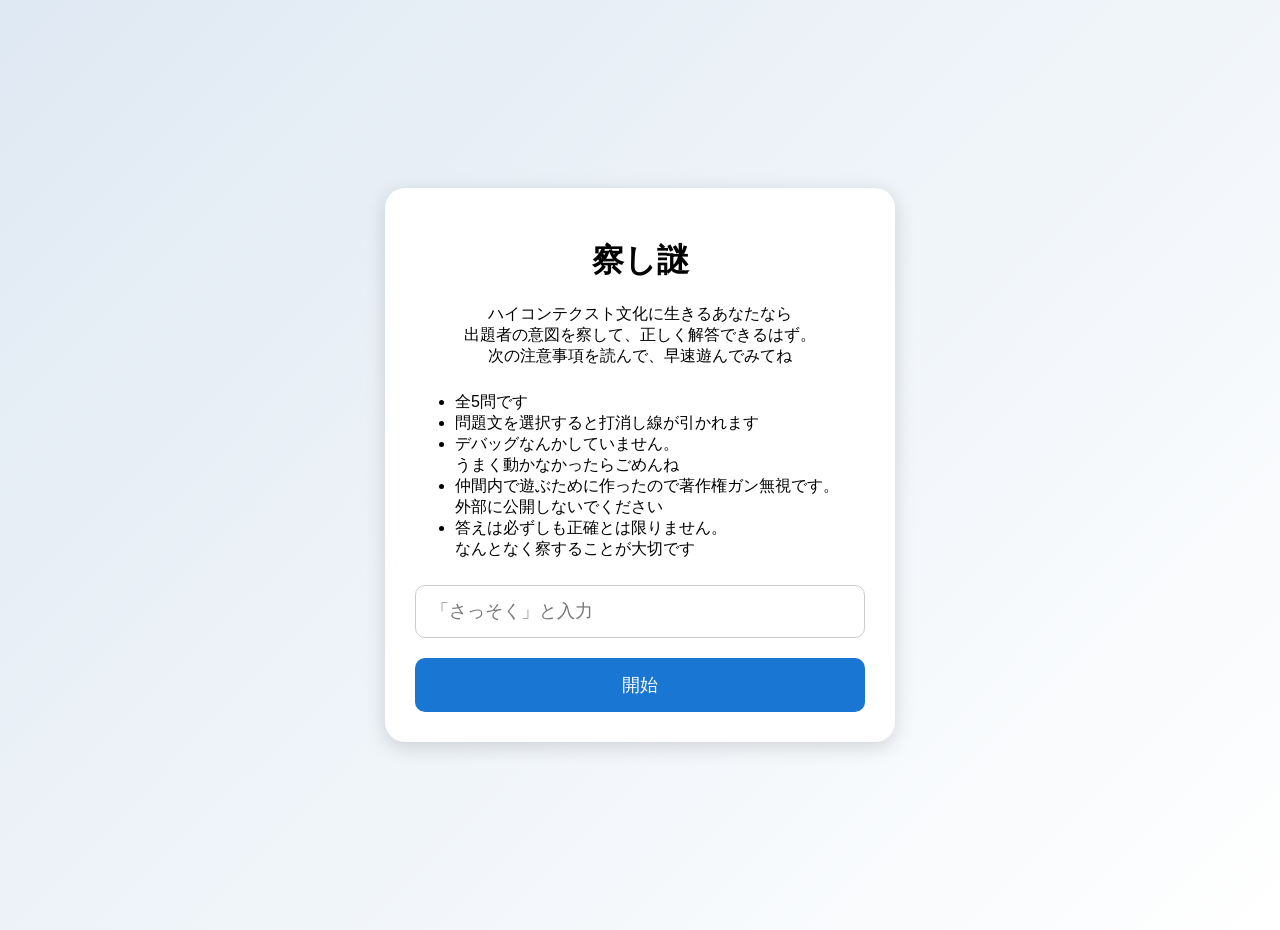
<file: index.html>
<!DOCTYPE html>
<html lang="ja">

<head>

    <meta charset="UTF-8">

    <meta name="viewport"
          content="width=device-width, initial-scale=1.0">

    <title>説明</title>

    <link rel="stylesheet"
          href="styles.css">

</head>

<body class="topBody">

    <div class="topCard">

        <h1>察し謎</h1>

        <p>
            ハイコンテクスト文化に生きるあなたなら
            <br>
            出題者の意図を察して、正しく解答できるはず。
            <br>
            次の注意事項を読んで、早速遊んでみてね
        </p>

        <ul class="noticeList">

            <li>全5問です</li>

            <li>問題文を選択すると打消し線が引かれます</li>

            <li>デバッグなんかしていません。<br>うまく動かなかったらごめんね</li>

            <li>仲間内で遊ぶために作ったので著作権ガン無視です。<br>外部に公開しないでください</li>

            <li>答えは必ずしも正確とは限りません。<br>なんとなく察することが大切です</li>

        </ul>


        <input
            type="text"
            id="nextInput"
            placeholder="「さっそく」と入力">

        <button id="startButton">
            開始
        </button>

    </div>


    <script>

        const button =
            document.querySelector(
                "#startButton"
            );

        button.addEventListener(
            "click",
            () => {

                const input =
                    document.querySelector(
                        "#nextInput"
                    ).value;


                if(input === "さっそく"){

                    window.location.href =
                        "nazo.html";

                }else{

                    alert(
                        "ひらがなで「さっそく」と入力してください"
                    );

                }

            }
        );

    </script>

</body>

</html>
</file>
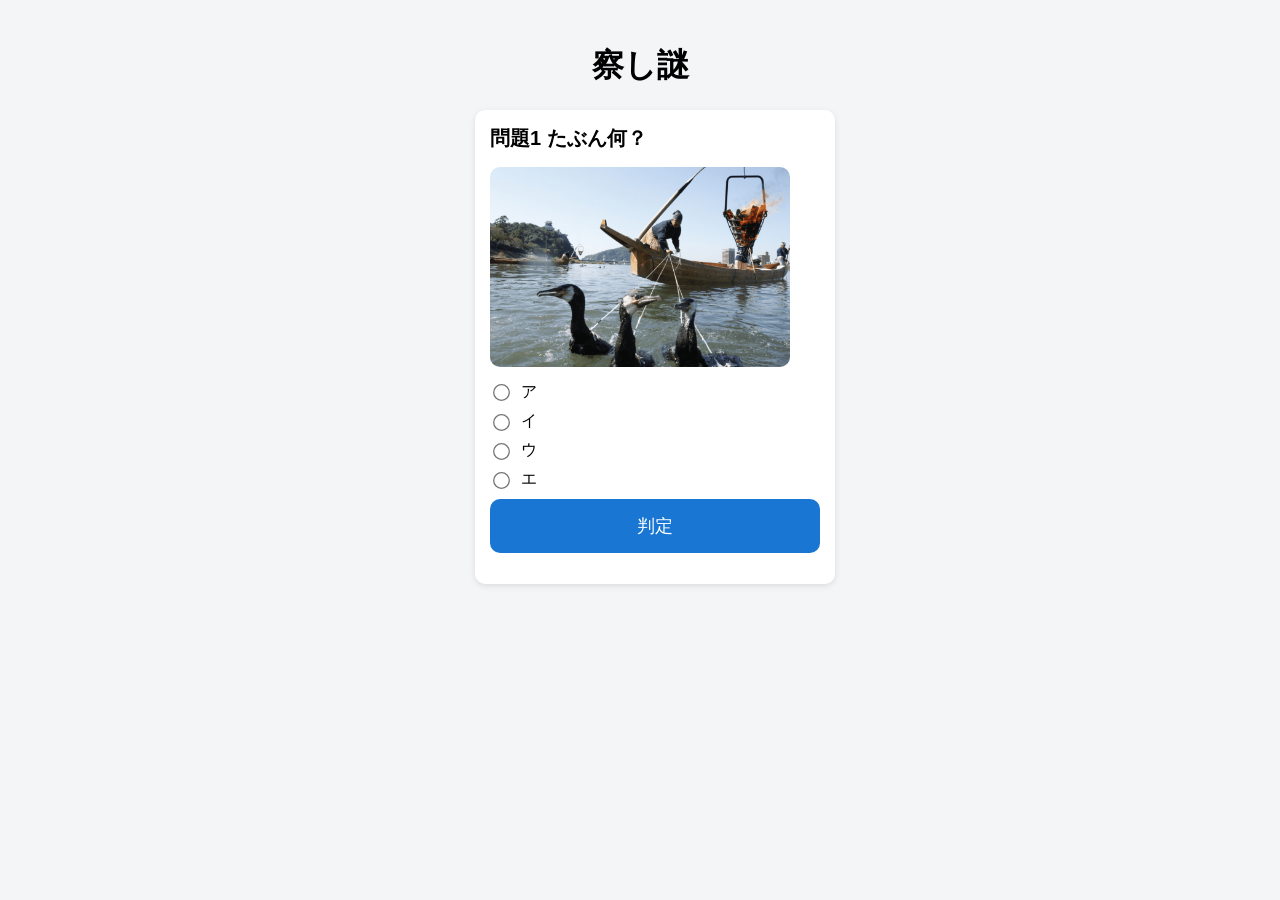
<file: nazo.html>
<!DOCTYPE html>
<html lang="ja">

<head>

    <meta charset="UTF-8">

    <meta name="viewport"
          content="width=device-width, initial-scale=1.0">

    <title>察し謎</title>

    <link rel="stylesheet" href="styles.css">

</head>

<body>

    <h1>察し謎</h1>

    <div id="quizArea"></div>

    <script src="script.js"></script>

</body>

</html>
</file>
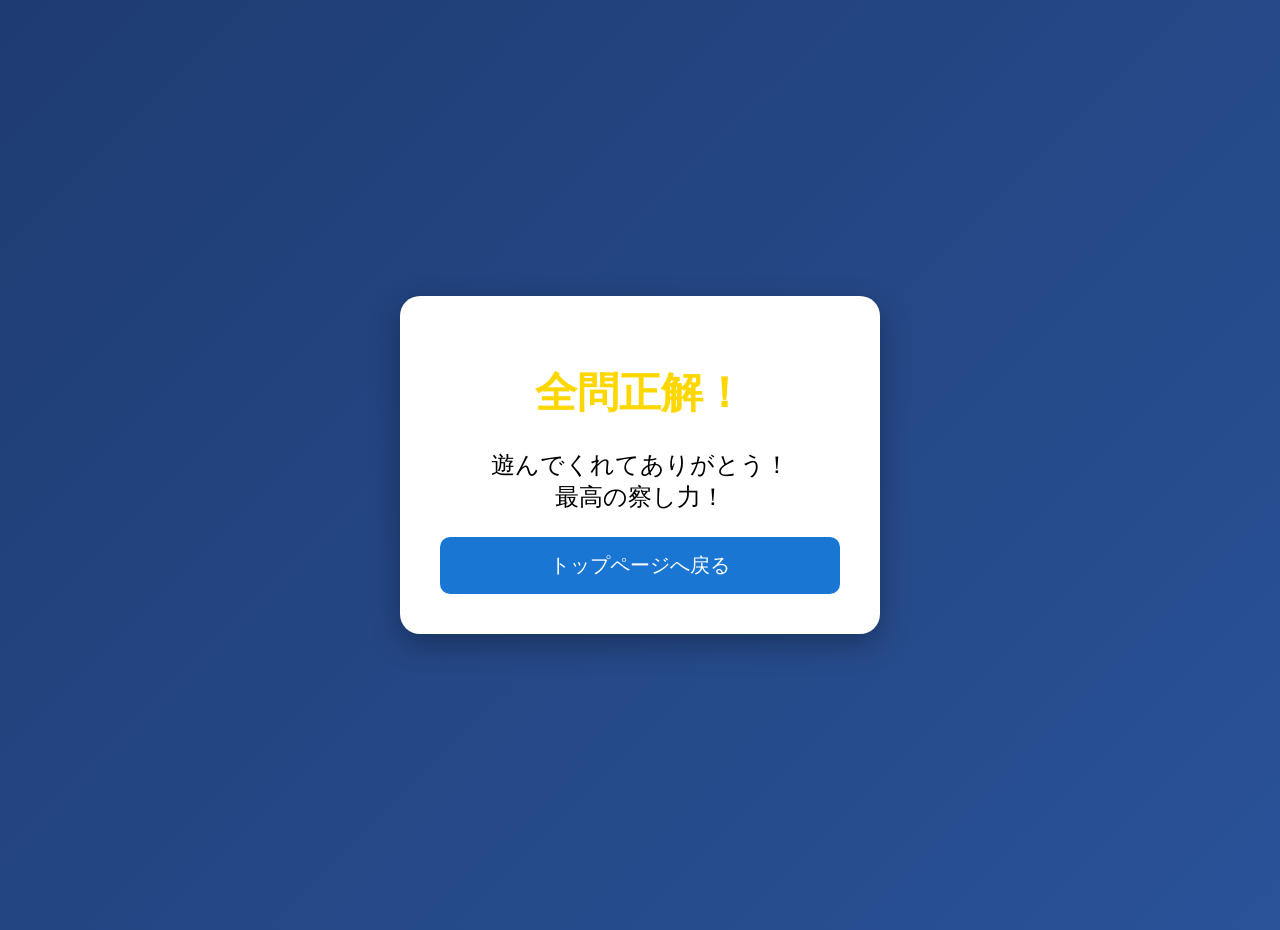
<file: result.html>
<!DOCTYPE html>
<html lang="ja">

<head>

    <meta charset="UTF-8">

    <meta name="viewport"
          content="width=device-width, initial-scale=1.0">

    <title>結果発表</title>

    <link rel="stylesheet"
          href="styles.css">

</head>

<body class="resultBody">

    <div class="resultCard">

        <h1 class="congrats">
            全問正解！
        </h1>

        <p class="clearText">
            遊んでくれてありがとう！
            <br>
            最高の察し力！
        </p>

        <button onclick="location.href='index.html'">
            トップページへ戻る
        </button>


    </div>
</body>
</html>
</file>
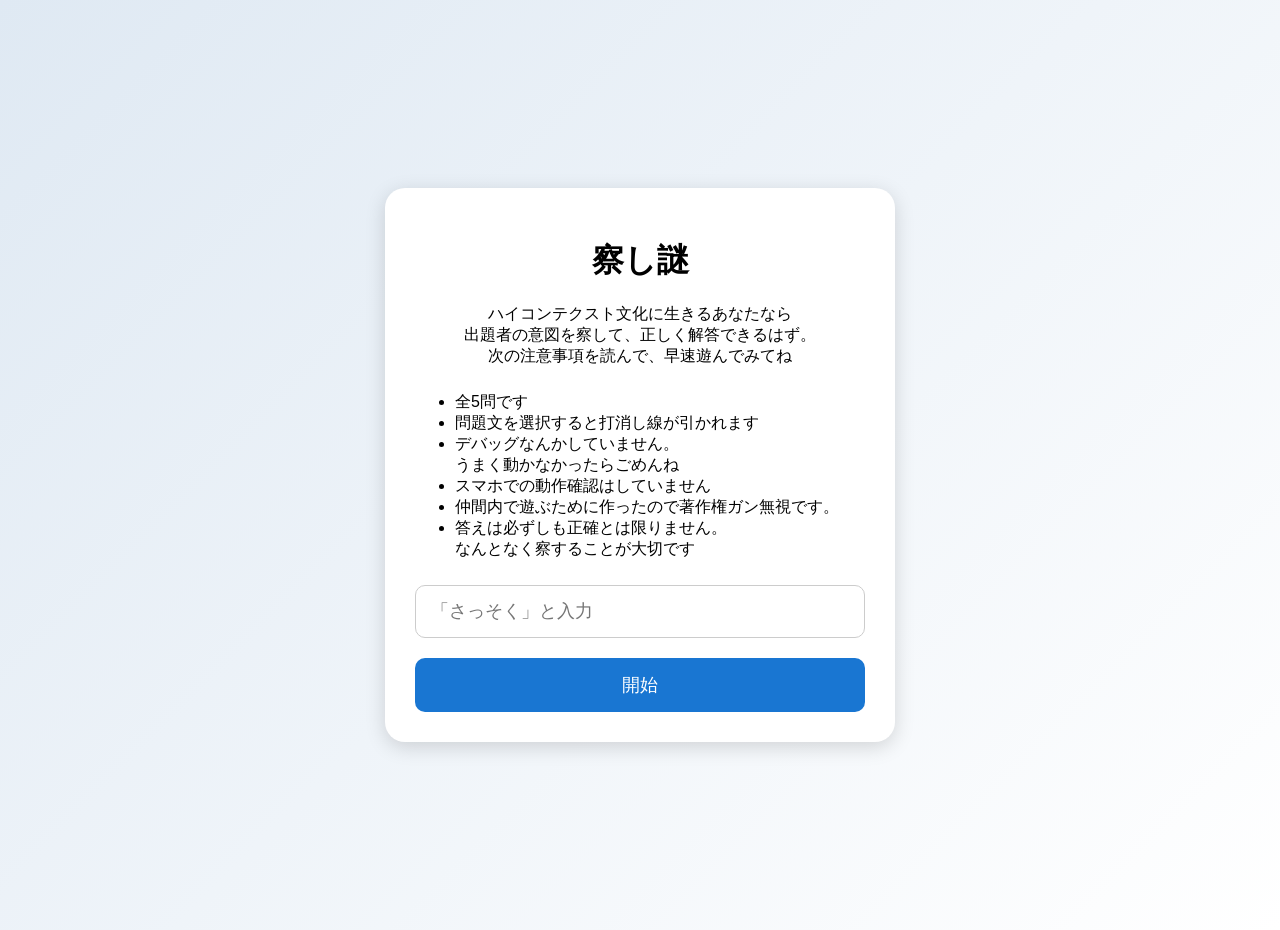
<file: top.html>
<!DOCTYPE html>
<html lang="ja">

<head>

    <meta charset="UTF-8">

    <meta name="viewport"
          content="width=device-width, initial-scale=1.0">

    <title>注意事項</title>

    <link rel="stylesheet"
          href="styles.css">

</head>

<body class="topBody">

    <div class="topCard">

        <h1>察し謎</h1>

        <p>
            ハイコンテクスト文化に生きるあなたなら
            <br>
            出題者の意図を察して、正しく解答できるはず。
            <br>
            次の注意事項を読んで、早速遊んでみてね
        </p>

        <ul class="noticeList">

            <li>全5問です</li>

            <li>問題文を選択すると打消し線が引かれます</li>

            <li>デバッグなんかしていません。<br>うまく動かなかったらごめんね</li>

            <li>スマホでの動作確認はしていません</li>

            <li>仲間内で遊ぶために作ったので著作権ガン無視です。</li>

            <li>答えは必ずしも正確とは限りません。<br>なんとなく察することが大切です</li>

        </ul>


        <input
            type="text"
            id="nextInput"
            placeholder="「さっそく」と入力">

        <button id="startButton">
            開始
        </button>

    </div>


    <script>

        const button =
            document.querySelector(
                "#startButton"
            );

        button.addEventListener(
            "click",
            () => {

                const input =
                    document.querySelector(
                        "#nextInput"
                    ).value;


                if(input === "さっそく"){

                    window.location.href =
                        "nazo.html";

                }else{

                    alert(
                        "ひらがなで「さっそく」と入力してください"
                    );

                }

            }
        );

    </script>

</body>

</html>
</file>
<file: styles.css>
/* body{

    font-family: sans-serif;

    background: #f3f5f7;

    padding: 15px;
} */

body{

    font-family: sans-serif;

    background: #f3f5f7;

    padding: 15px;

    display: flex;

    flex-direction: column;

    align-items: center;
}

h1{

    text-align: center;
}

/* #quizArea{

    width: 100%;

    max-width: 700px;
} */


/* .questionBox{

    background: white;

    padding: 15px;

    margin-bottom: 20px;

    border-radius: 10px;

    box-shadow:
        0 2px 6px rgba(0,0,0,0.1);
} */
.questionBox{

    background: white;

    padding: 15px;

    margin-bottom: 20px;

    border-radius: 10px;

    box-shadow:
        0 2px 6px rgba(0,0,0,0.1);

    width: 100%;

    max-width: 700px;
}


.questionTitle{

    font-size: 20px;

    font-weight: bold;

    margin-bottom: 15px;
}


.choiceArea{

    display: flex;

    align-items: center;

    gap: 10px;

    margin-bottom: 10px;
}


.choice{

    position: relative;

    display: inline-block;

    line-height: 1.2;
}


/* 打消し線 */
/* .strike{

    text-decoration: line-through;

    color: black;
} */

.strike::after{

    content: "";

    position: absolute;

    left: 0;

    top: 50%;

    width: 100%;

    height: 2px;

    background: black;

    transform: translateY(-50%);
}

/* ラジオボタン */
input[type="radio"]{

    transform: scale(1.3);

    accent-color: black;
}


/* 2問目だけ色付き */
.blueRadio{
    accent-color: blue !important;
}
.redRadio{
    accent-color: red !important;
}

.yellowRadio{
    accent-color: yellow !important;
}


/* 判定ボタン */
#checkBtn{

    width: 100%;

    padding: 15px;

    border: none;

    border-radius: 10px;

    background: #1976d2;

    color: white;

    font-size: 18px;

    cursor: pointer;
}


#result{

    margin-top: 20px;

    font-size: 22px;

    font-weight: bold;

    text-align: center;
}

.questionImage{

    width: 100%;

    max-width: 300px;

    display: block;

    margin-bottom: 15px;

    border-radius: 10px;
}

.hidden{

    display: none;
}

/* 結果ページ背景 */
.resultBody{

    background:
        linear-gradient(
            135deg,
            #1e3c72,
            #2a5298
        );

    height: 100vh;

    display: flex;

    justify-content: center;

    align-items: center;

    margin: 0;
}


/* カード */
.resultCard{

    background: white;

    padding: 40px;

    border-radius: 20px;

    text-align: center;

    box-shadow:
        0 10px 30px rgba(0,0,0,0.3);

    width: 80%;

    max-width: 400px;
}


/* おめでとう */
.congrats{

    font-size: 42px;

    color: gold;

    animation:
        glow 1s infinite alternate;
}


/* 全問正解 */
.clearText{

    font-size: 24px;

    margin-top: 20px;
}


/* スコア */
.scoreText{

    font-size: 32px;

    font-weight: bold;

    margin: 30px 0;
}


/* ボタン */
.resultCard button{

    width: 100%;

    padding: 15px;

    border: none;

    border-radius: 10px;

    background: #1976d2;

    color: white;

    font-size: 20px;

    cursor: pointer;
}


/* 光るアニメーション */
@keyframes glow{

    from{

        text-shadow:
            0 0 10px gold;
    }

    to{

        text-shadow:
            0 0 30px orange;
    }
}

/* トップページ */
.topBody{

    background:
        linear-gradient(
            135deg,
            #dfe9f3,
            #ffffff
        );

    height: 100vh;

    display: flex;

    justify-content: center;

    align-items: center;

    margin: 0;
}


/* カード */
.topCard{

    background: white;

    width: 85%;

    max-width: 450px;

    padding: 30px;

    border-radius: 20px;

    box-shadow:
        0 5px 20px rgba(0,0,0,0.15);

    text-align: center;
}


/* 注意事項 */
.noticeList{

    text-align: left;

    margin: 25px 0;
}


/* 入力欄 */
#nextInput{

    width: 100%;

    padding: 15px;

    font-size: 18px;

    border-radius: 10px;

    border: 1px solid #ccc;

    box-sizing: border-box;

    margin-bottom: 20px;
}


/* 開始ボタン */
#startButton{

    width: 100%;

    padding: 15px;

    border: none;

    border-radius: 10px;

    background: #1976d2;

    color: white;

    font-size: 18px;

    cursor: pointer;
}
</file>
